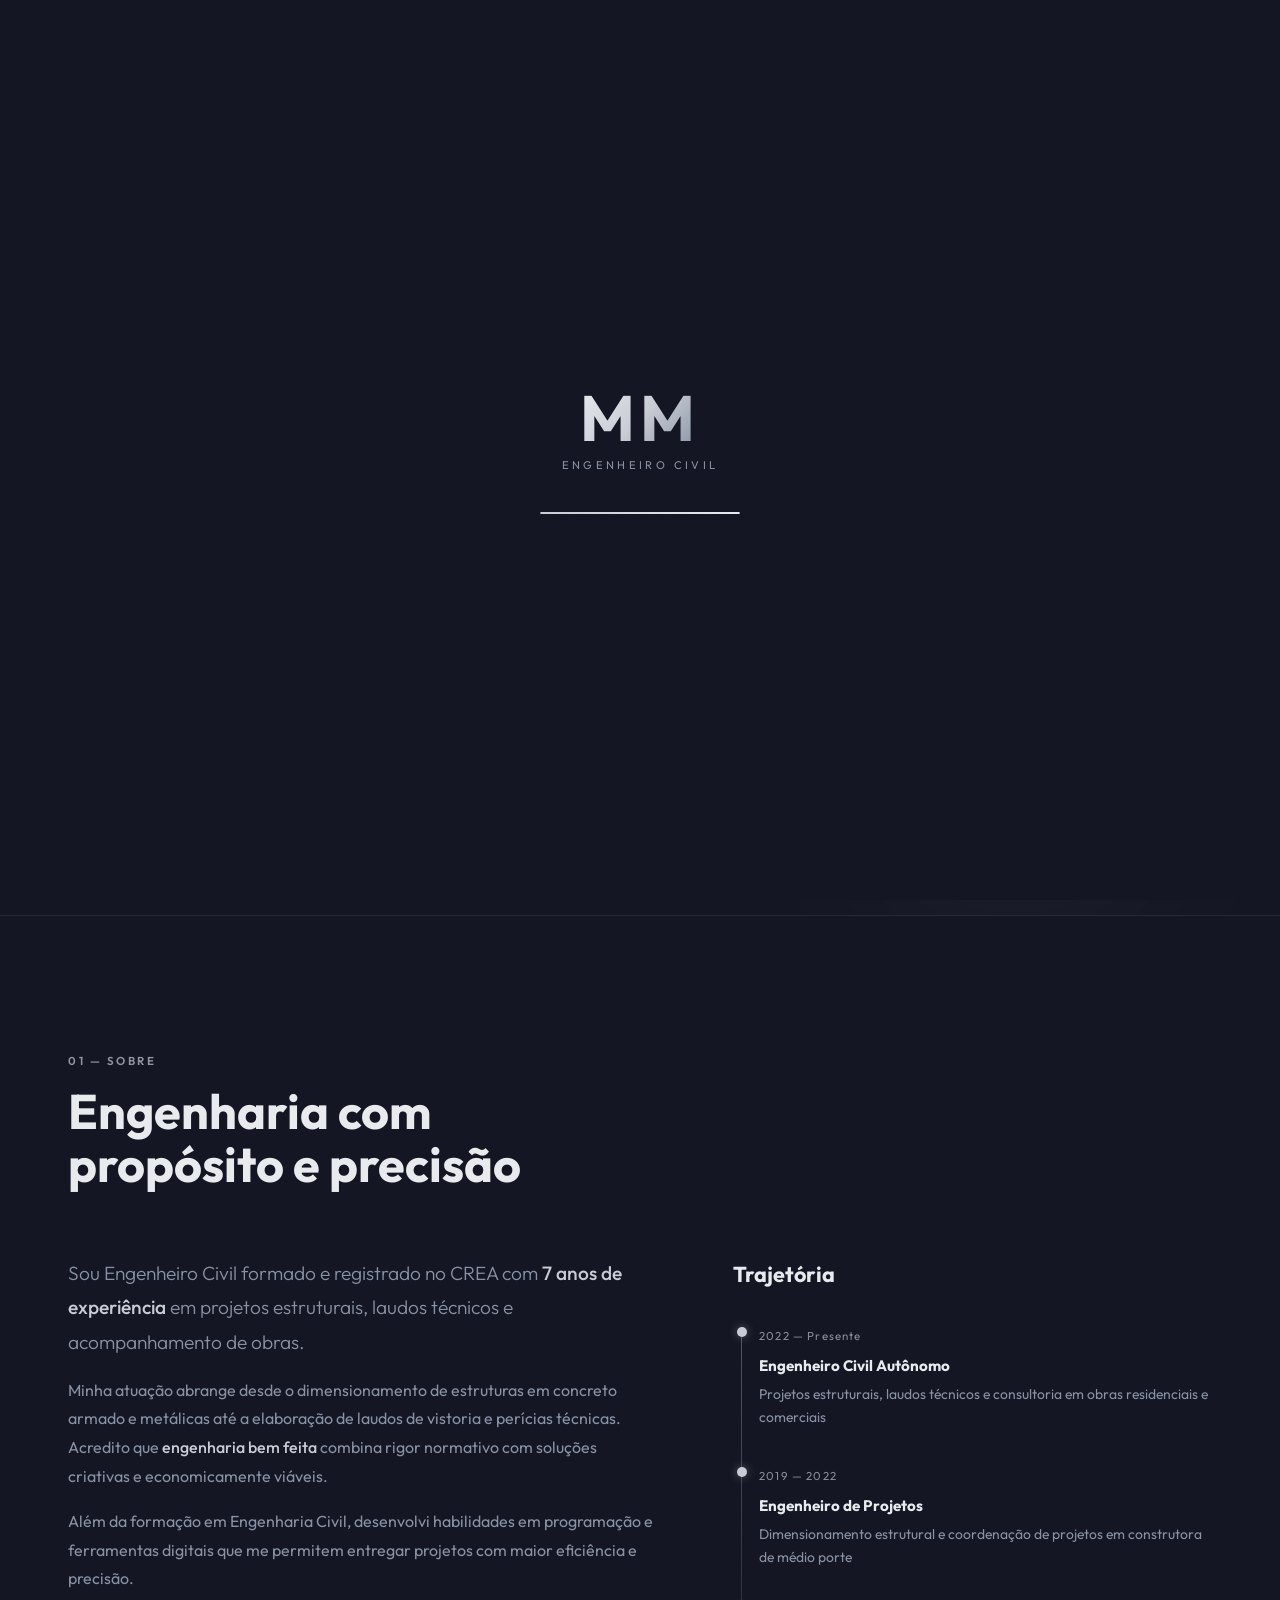
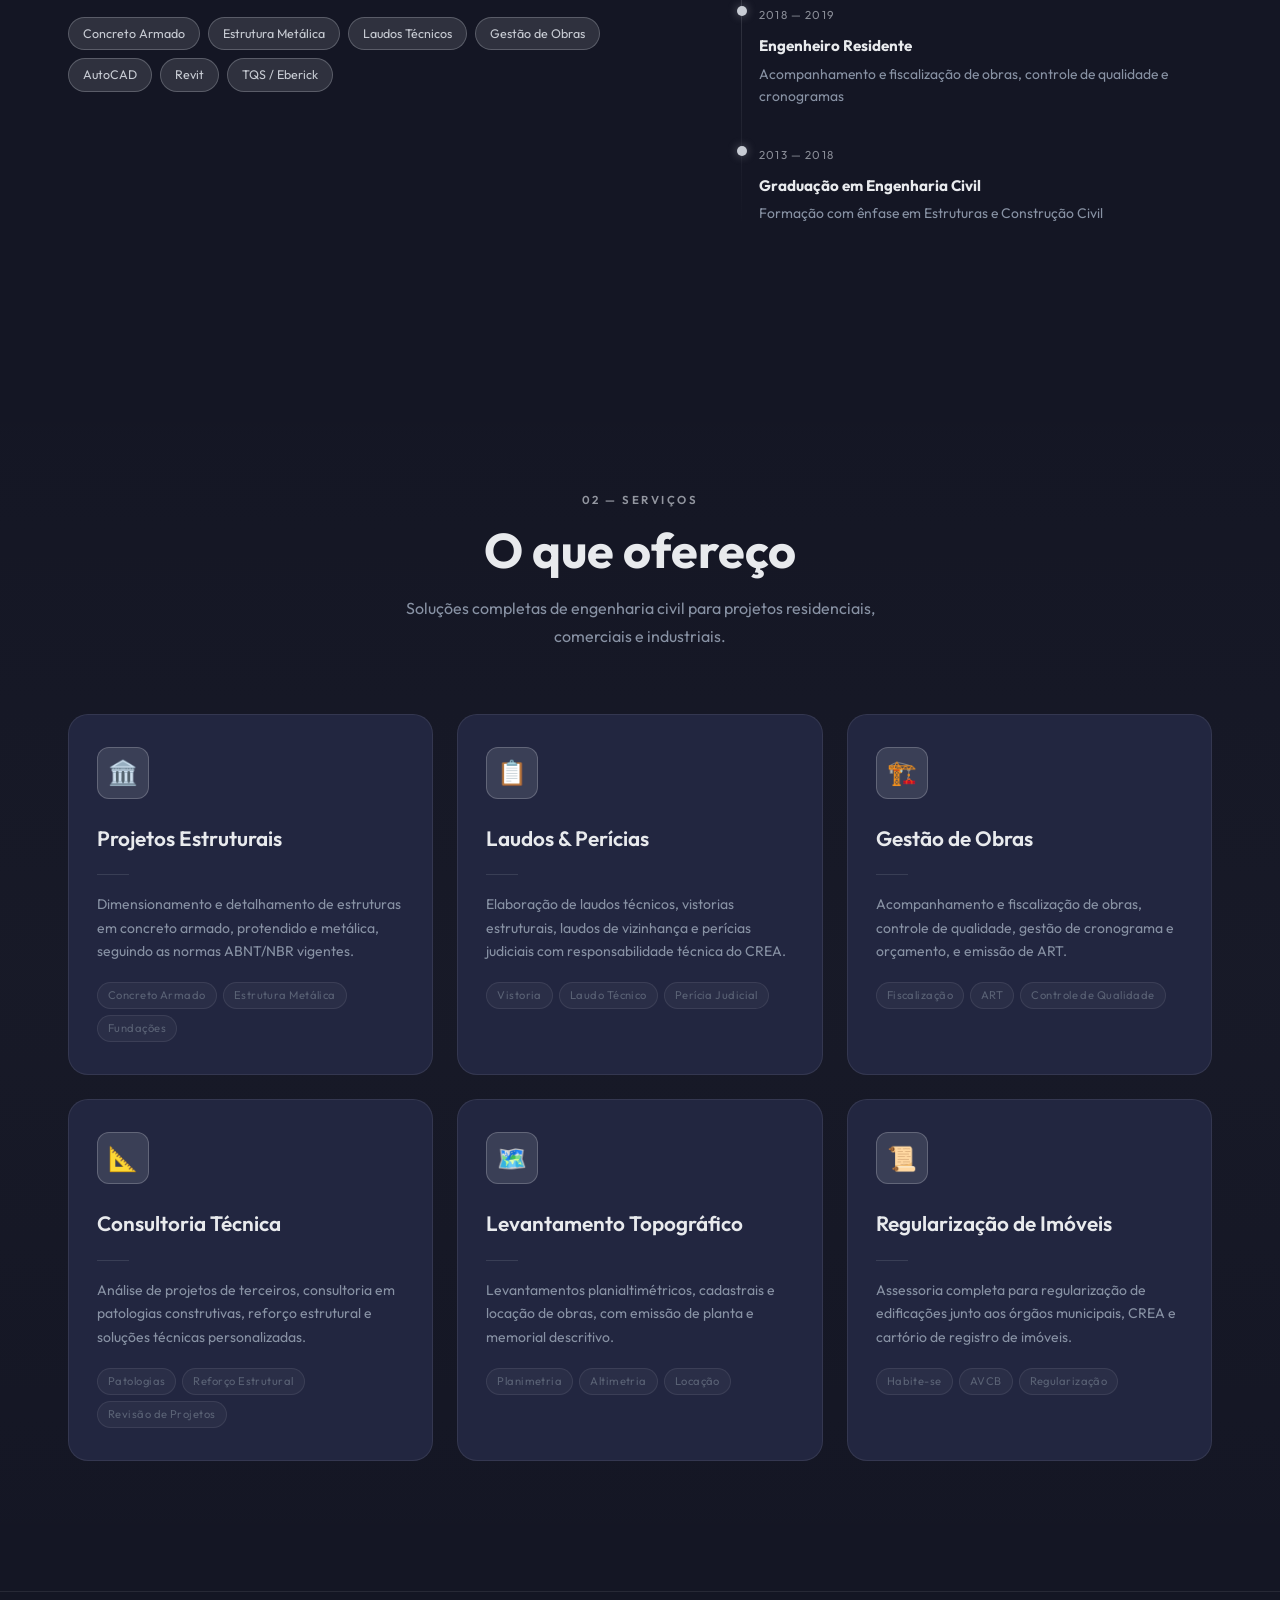
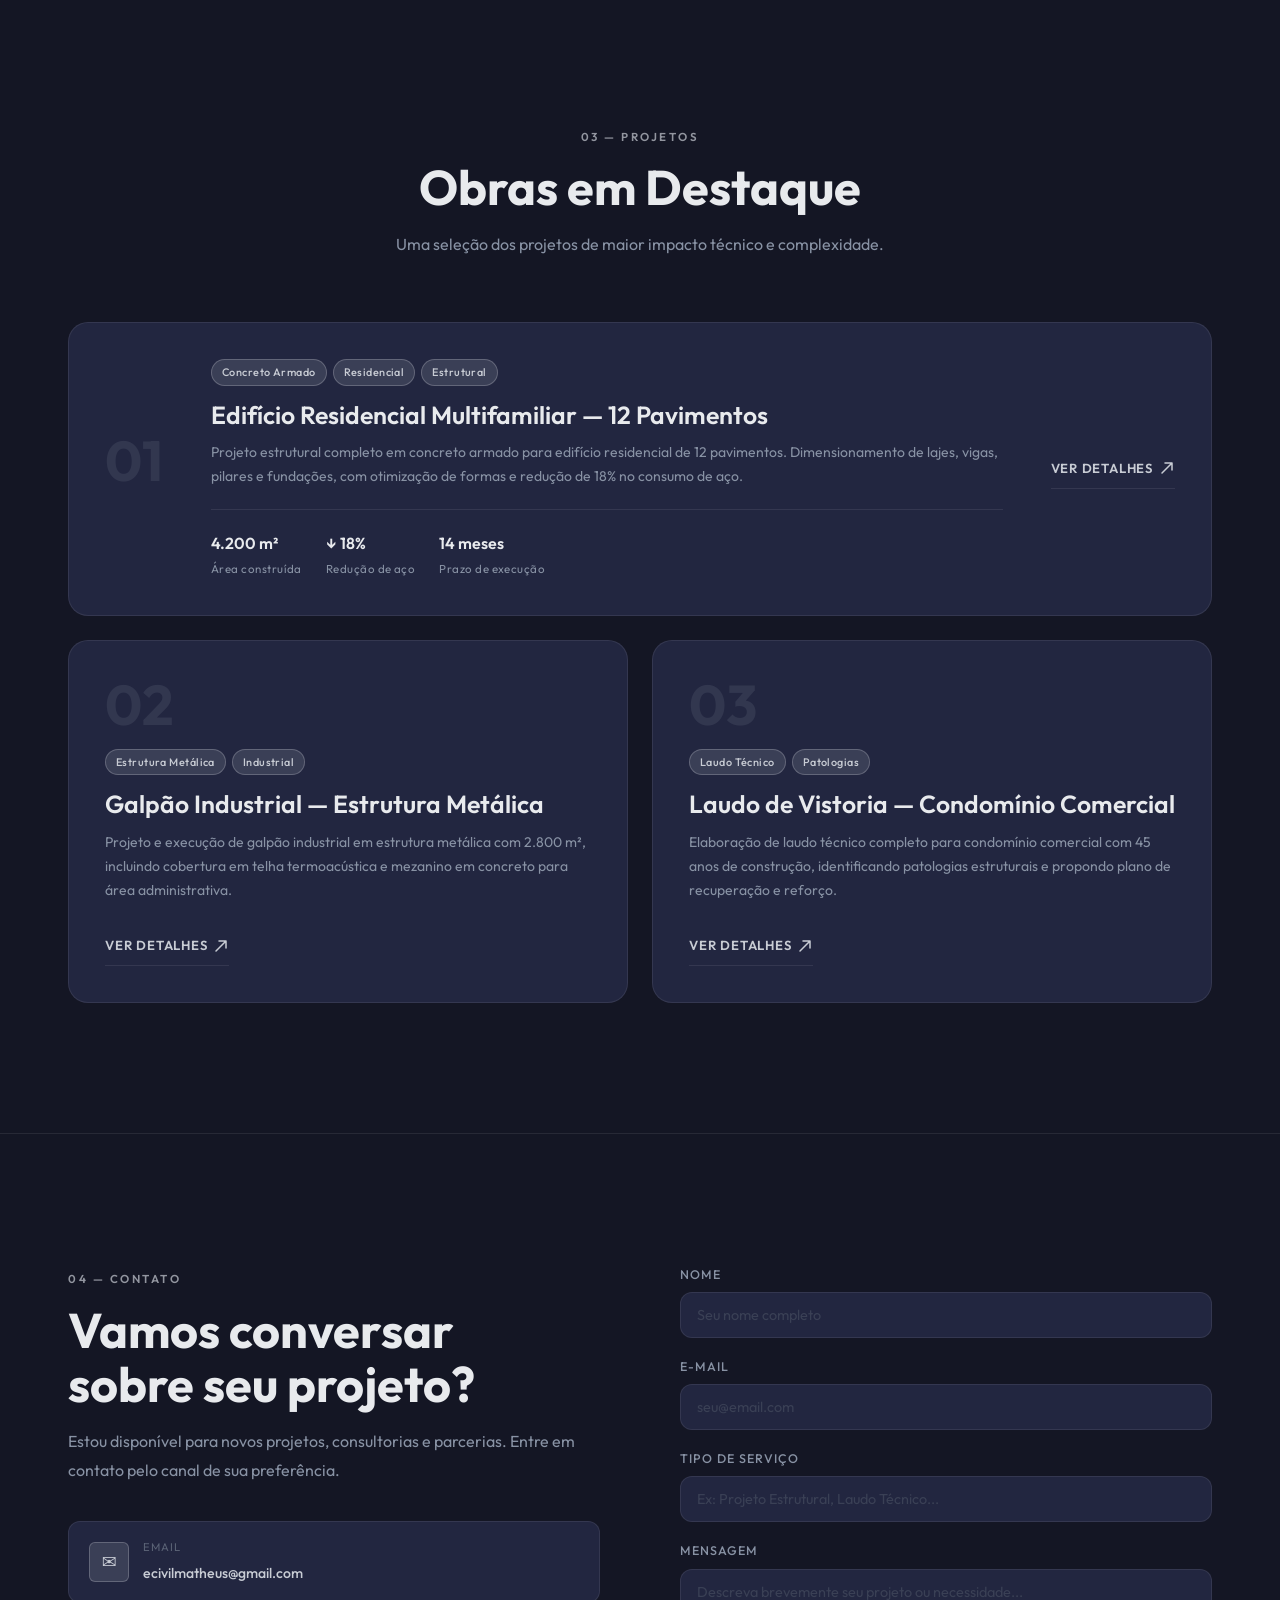
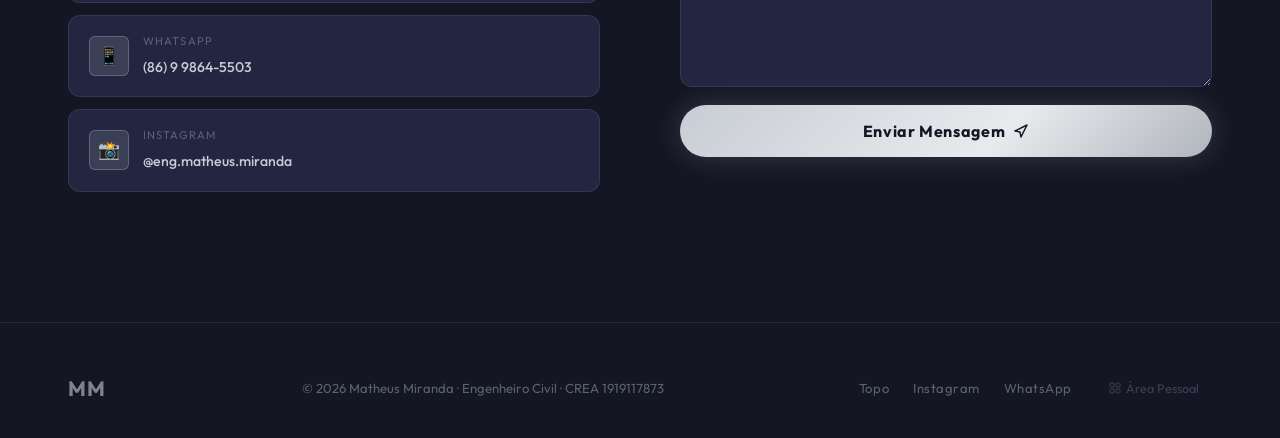
<file: portfolio.html>
<!DOCTYPE html>
<html lang="pt-BR">
<head>
  <meta charset="UTF-8" />
  <meta name="viewport" content="width=device-width, initial-scale=1.0" />
  <meta name="description" content="Matheus Miranda — Engenheiro Civil (CREA 1919117873). Projetos estruturais, laudos técnicos e consultoria em engenharia civil." />
  <meta name="keywords" content="engenheiro civil, projetos estruturais, laudo técnico, CREA, Matheus Miranda" />
  <meta name="author" content="Matheus Miranda" />
  <meta property="og:title" content="Matheus Miranda — Engenheiro Civil" />
  <meta property="og:description" content="Projetos de engenharia civil com precisão técnica e excelência." />
  <meta property="og:type" content="website" />
  <meta property="og:image" content="https://matheusmirandaeng.com.br/assets/profile.jpg" />
  <meta property="og:url" content="https://matheusmirandaeng.com.br/portfolio.html" />
  <title>Matheus Miranda — Engenheiro Civil</title>

  <!-- Google Fonts -->
  <link rel="preconnect" href="https://fonts.googleapis.com" />
  <link rel="preconnect" href="https://fonts.gstatic.com" crossorigin />
  <link href="https://fonts.googleapis.com/css2?family=Outfit:wght@300;400;500;600;700;800&display=swap" rel="stylesheet" />

  <!-- Styles -->
  <link rel="stylesheet" href="css/style.css" />
</head>
<body>



  <!-- ─── LOADER ─── -->
  <div id="loader" role="status" aria-label="Carregando">
    <div class="loader-logo">
      <span class="loader-initials">MM</span>
      <span class="loader-subtitle">Engenheiro Civil</span>
    </div>
    <div class="loader-bar"><span></span></div>
  </div>

  <!-- ─── HEADER / NAV ─── -->
  <header id="header" role="banner">
    <nav class="nav-container" aria-label="Navegação principal">
      <a href="#hero" class="nav-logo" id="nav-logo-link" aria-label="Matheus Miranda — início">
        <div>
          <span class="nav-logo-text">Matheus Miranda</span>
          <span class="nav-logo-sub">Engenheiro Civil · CREA 1919117873</span>
        </div>
      </a>
      <ul class="nav-links" role="list">
        <li><a href="#sobre"   class="nav-link" id="nav-sobre">Sobre</a></li>
        <li><a href="#servicos" class="nav-link" id="nav-servicos">Serviços</a></li>
        <li><a href="#projetos" class="nav-link" id="nav-projetos">Projetos</a></li>
        <li><a href="#contato"  class="nav-link" id="nav-contato">Contato</a></li>
      </ul>
      <a href="index.html" class="nav-apps-btn" id="nav-apps-btn" aria-label="Acessar área pessoal">
        <svg width="14" height="14" viewBox="0 0 14 14" fill="none" aria-hidden="true">
          <rect x="1" y="1" width="5" height="5" rx="1" stroke="currentColor" stroke-width="1.2"/>
          <rect x="8" y="1" width="5" height="5" rx="1" stroke="currentColor" stroke-width="1.2"/>
          <rect x="1" y="8" width="5" height="5" rx="1" stroke="currentColor" stroke-width="1.2"/>
          <rect x="8" y="8" width="5" height="5" rx="1" stroke="currentColor" stroke-width="1.2"/>
        </svg>
        Área Pessoal
      </a>
      <button id="nav-toggle" class="nav-toggle" aria-label="Abrir menu" aria-expanded="false" aria-controls="mobile-menu">
        <span></span><span></span><span></span>
      </button>
    </nav>

    <!-- Mobile Menu -->
    <div id="mobile-menu" class="mobile-menu" role="dialog" aria-label="Menu mobile" hidden>
      <ul role="list">
        <li><a href="#sobre"    class="mobile-link" id="mob-sobre">Sobre</a></li>
        <li><a href="#servicos" class="mobile-link" id="mob-servicos">Serviços</a></li>
        <li><a href="#projetos" class="mobile-link" id="mob-projetos">Projetos</a></li>
        <li><a href="#contato"  class="mobile-link" id="mob-contato">Contato</a></li>
      </ul>
      <a href="index.html" class="mobile-apps-link" id="mob-apps-link">
        <svg width="14" height="14" viewBox="0 0 14 14" fill="none" aria-hidden="true">
          <rect x="1" y="1" width="5" height="5" rx="1" stroke="currentColor" stroke-width="1.2"/>
          <rect x="8" y="1" width="5" height="5" rx="1" stroke="currentColor" stroke-width="1.2"/>
          <rect x="1" y="8" width="5" height="5" rx="1" stroke="currentColor" stroke-width="1.2"/>
          <rect x="8" y="8" width="5" height="5" rx="1" stroke="currentColor" stroke-width="1.2"/>
        </svg>
        Área Pessoal
      </a>
    </div>
  </header>

  <main>

    <!-- ─── HERO ─── -->
    <section id="hero" class="section-hero" aria-labelledby="hero-title">
      <div class="hero-bg-grid" aria-hidden="true"></div>
      <div class="hero-orbs" aria-hidden="true">
        <div class="orb orb-1"></div>
        <div class="orb orb-2"></div>
        <div class="orb orb-3"></div>
      </div>

      <div class="hero-content">
        <div class="hero-badge" id="hero-badge">
          <span class="badge-dot"></span>
          Disponível para novos projetos
        </div>
        <h1 id="hero-title" class="hero-title">
          <span class="title-line">Matheus</span>
          <span class="title-line accent">Miranda</span>
        </h1>
        <p class="hero-crea">
          <span class="hero-crea-dot"></span>
          Engenheiro Civil
          <span class="hero-crea-dot"></span>
          CREA 1919117873
        </p>
        <p class="hero-subtitle">Projetos Estruturais · Laudos Técnicos · Consultoria</p>
        <p class="hero-description">
          Transformo complexidade técnica em soluções de engenharia precisas e seguras.
          Do dimensionamento estrutural à gestão de obras — cada projeto é entregue
          com excelência e rigor técnico.
        </p>
        <div class="hero-cta">
          <a href="#projetos" id="btn-ver-projetos" class="btn btn-primary">
            <span>Ver Projetos</span>
            <svg width="16" height="16" viewBox="0 0 16 16" fill="none" aria-hidden="true">
              <path d="M3 8H13M9 4L13 8L9 12" stroke="currentColor" stroke-width="1.5" stroke-linecap="round" stroke-linejoin="round"/>
            </svg>
          </a>
          <a href="#contato" id="btn-entrar-contato" class="btn btn-outline">Entrar em contato</a>
        </div>
        <div class="hero-stats" role="list" aria-label="Estatísticas">
          <div class="stat" role="listitem">
            <span class="stat-number" data-target="7">0</span><span>+</span>
            <span class="stat-label">Anos de exp.</span>
          </div>
          <div class="stat-divider" aria-hidden="true"></div>
          <div class="stat" role="listitem">
            <span class="stat-number" data-target="60">0</span><span>+</span>
            <span class="stat-label">Projetos</span>
          </div>
          <div class="stat-divider" aria-hidden="true"></div>
          <div class="stat" role="listitem">
            <span class="stat-number" data-target="30">0</span><span>+</span>
            <span class="stat-label">Obras acompanhadas</span>
          </div>
        </div>
      </div>

      <div class="hero-visual" aria-hidden="true">
        <div class="avatar-ring">
          <picture>
            <source srcset="assets/profile.webp" type="image/webp" />
            <img src="assets/profile.jpg" alt="Foto de Matheus Miranda" class="avatar-img" id="avatar-img"
                 width="500" height="500" fetchpriority="high" decoding="async" />
          </picture>
          <div class="ring ring-1"></div>
          <div class="ring ring-2"></div>
          <div class="ring ring-3"></div>
        </div>
        <div class="floating-card card-1">
          <div class="fc-icon">🏗️</div>
          <div class="fc-text">
            <strong>Estrutural</strong>
            <span>Cálculo & Dimensionamento</span>
          </div>
        </div>
        <div class="floating-card card-2">
          <div class="fc-icon">📐</div>
          <div class="fc-text">
            <strong>Projetos</strong>
            <span>NBR & ABNT</span>
          </div>
        </div>
      </div>

      <div class="scroll-indicator" aria-hidden="true">
        <div class="scroll-line"></div>
        <span>scroll</span>
      </div>
    </section>

    <!-- ─── SOBRE ─── -->
    <section id="sobre" class="section-sobre" aria-labelledby="sobre-title">
      <div class="container">
        <div class="section-header">
          <span class="section-tag">01 — Sobre</span>
          <h2 id="sobre-title" class="section-title">Engenharia com<br/>propósito e precisão</h2>
        </div>
        <div class="sobre-grid">
          <div class="sobre-text" data-animate="fade-left">
            <p class="sobre-lead">
              Sou Engenheiro Civil formado e registrado no CREA com <em>7 anos de experiência</em>
              em projetos estruturais, laudos técnicos e acompanhamento de obras.
            </p>
            <p>
              Minha atuação abrange desde o dimensionamento de estruturas em concreto armado
              e metálicas até a elaboração de laudos de vistoria e perícias técnicas.
              Acredito que <em>engenharia bem feita</em> combina rigor normativo com
              soluções criativas e economicamente viáveis.
            </p>
            <p>
              Além da formação em Engenharia Civil, desenvolvi habilidades em programação
              e ferramentas digitais que me permitem entregar projetos com maior
              eficiência e precisão.
            </p>
            <div class="sobre-tags" role="list" aria-label="Especialidades">
              <span class="tag" role="listitem">Concreto Armado</span>
              <span class="tag" role="listitem">Estrutura Metálica</span>
              <span class="tag" role="listitem">Laudos Técnicos</span>
              <span class="tag" role="listitem">Gestão de Obras</span>
              <span class="tag" role="listitem">AutoCAD</span>
              <span class="tag" role="listitem">Revit</span>
              <span class="tag" role="listitem">TQS / Eberick</span>
            </div>
          </div>
          <div class="sobre-timeline" data-animate="fade-right">
            <h3 class="timeline-title">Trajetória</h3>
            <ol class="timeline" aria-label="Linha do tempo profissional">
              <li class="timeline-item">
                <div class="tl-dot"></div>
                <div class="tl-content">
                  <span class="tl-year">2022 — Presente</span>
                  <strong>Engenheiro Civil Autônomo</strong>
                  <p>Projetos estruturais, laudos técnicos e consultoria em obras residenciais e comerciais</p>
                </div>
              </li>
              <li class="timeline-item">
                <div class="tl-dot"></div>
                <div class="tl-content">
                  <span class="tl-year">2019 — 2022</span>
                  <strong>Engenheiro de Projetos</strong>
                  <p>Dimensionamento estrutural e coordenação de projetos em construtora de médio porte</p>
                </div>
              </li>
              <li class="timeline-item">
                <div class="tl-dot"></div>
                <div class="tl-content">
                  <span class="tl-year">2018 — 2019</span>
                  <strong>Engenheiro Residente</strong>
                  <p>Acompanhamento e fiscalização de obras, controle de qualidade e cronogramas</p>
                </div>
              </li>
              <li class="timeline-item">
                <div class="tl-dot"></div>
                <div class="tl-content">
                  <span class="tl-year">2013 — 2018</span>
                  <strong>Graduação em Engenharia Civil</strong>
                  <p>Formação com ênfase em Estruturas e Construção Civil</p>
                </div>
              </li>
            </ol>
          </div>
        </div>
      </div>
    </section>

    <!-- ─── SERVIÇOS ─── -->
    <section id="servicos" class="section-servicos" aria-labelledby="servicos-title">
      <div class="container">
        <div class="section-header centered">
          <span class="section-tag">02 — Serviços</span>
          <h2 id="servicos-title" class="section-title">O que ofereço</h2>
          <p class="section-desc">
            Soluções completas de engenharia civil para projetos residenciais,
            comerciais e industriais.
          </p>
        </div>
        <div class="services-grid">

          <article class="service-card" id="service-estrutural">
            <div class="service-icon">🏛️</div>
            <h3 class="service-name">Projetos Estruturais</h3>
            <div class="service-divider"></div>
            <p class="service-desc">
              Dimensionamento e detalhamento de estruturas em concreto armado, protendido
              e metálica, seguindo as normas ABNT/NBR vigentes.
            </p>
            <div class="service-tags">
              <span class="s-tag">Concreto Armado</span>
              <span class="s-tag">Estrutura Metálica</span>
              <span class="s-tag">Fundações</span>
            </div>
          </article>

          <article class="service-card" id="service-laudo">
            <div class="service-icon">📋</div>
            <h3 class="service-name">Laudos & Perícias</h3>
            <div class="service-divider"></div>
            <p class="service-desc">
              Elaboração de laudos técnicos, vistorias estruturais, laudos de
              vizinhança e perícias judiciais com responsabilidade técnica do CREA.
            </p>
            <div class="service-tags">
              <span class="s-tag">Vistoria</span>
              <span class="s-tag">Laudo Técnico</span>
              <span class="s-tag">Perícia Judicial</span>
            </div>
          </article>

          <article class="service-card" id="service-gestao">
            <div class="service-icon">🏗️</div>
            <h3 class="service-name">Gestão de Obras</h3>
            <div class="service-divider"></div>
            <p class="service-desc">
              Acompanhamento e fiscalização de obras, controle de qualidade,
              gestão de cronograma e orçamento, e emissão de ART.
            </p>
            <div class="service-tags">
              <span class="s-tag">Fiscalização</span>
              <span class="s-tag">ART</span>
              <span class="s-tag">Controle de Qualidade</span>
            </div>
          </article>

          <article class="service-card" id="service-consultoria">
            <div class="service-icon">📐</div>
            <h3 class="service-name">Consultoria Técnica</h3>
            <div class="service-divider"></div>
            <p class="service-desc">
              Análise de projetos de terceiros, consultoria em patologias
              construtivas, reforço estrutural e soluções técnicas personalizadas.
            </p>
            <div class="service-tags">
              <span class="s-tag">Patologias</span>
              <span class="s-tag">Reforço Estrutural</span>
              <span class="s-tag">Revisão de Projetos</span>
            </div>
          </article>

          <article class="service-card" id="service-topografia">
            <div class="service-icon">🗺️</div>
            <h3 class="service-name">Levantamento Topográfico</h3>
            <div class="service-divider"></div>
            <p class="service-desc">
              Levantamentos planialtimétricos, cadastrais e locação de obras,
              com emissão de planta e memorial descritivo.
            </p>
            <div class="service-tags">
              <span class="s-tag">Planimetria</span>
              <span class="s-tag">Altimetria</span>
              <span class="s-tag">Locação</span>
            </div>
          </article>

          <article class="service-card" id="service-regularizacao">
            <div class="service-icon">📜</div>
            <h3 class="service-name">Regularização de Imóveis</h3>
            <div class="service-divider"></div>
            <p class="service-desc">
              Assessoria completa para regularização de edificações junto
              aos órgãos municipais, CREA e cartório de registro de imóveis.
            </p>
            <div class="service-tags">
              <span class="s-tag">Habite-se</span>
              <span class="s-tag">AVCB</span>
              <span class="s-tag">Regularização</span>
            </div>
          </article>

        </div>
      </div>
    </section>

    <!-- ─── PROJETOS ─── -->
    <section id="projetos" class="section-projetos" aria-labelledby="projetos-title">
      <div class="container">
        <div class="section-header centered">
          <span class="section-tag">03 — Projetos</span>
          <h2 id="projetos-title" class="section-title">Obras em Destaque</h2>
          <p class="section-desc">Uma seleção dos projetos de maior impacto técnico e complexidade.</p>
        </div>
        <div class="projects-grid">

          <article class="project-card featured" id="project-1" tabindex="0">
            <div class="project-number">01</div>
            <div class="project-content">
              <div class="project-tags-row">
                <span class="p-tag">Concreto Armado</span>
                <span class="p-tag">Residencial</span>
                <span class="p-tag">Estrutural</span>
              </div>
              <h3 class="project-title">Edifício Residencial Multifamiliar — 12 Pavimentos</h3>
              <p class="project-desc">
                Projeto estrutural completo em concreto armado para edifício residencial
                de 12 pavimentos. Dimensionamento de lajes, vigas, pilares e fundações,
                com otimização de formas e redução de 18% no consumo de aço.
              </p>
              <div class="project-metrics">
                <div class="metric"><strong>4.200 m²</strong><span>Área construída</span></div>
                <div class="metric"><strong>↓ 18%</strong><span>Redução de aço</span></div>
                <div class="metric"><strong>14 meses</strong><span>Prazo de execução</span></div>
              </div>
            </div>
            <div class="project-link-area">
              <a href="#" id="proj1-link" class="project-link" aria-label="Ver detalhes do projeto">
                Ver Detalhes
                <svg width="16" height="16" viewBox="0 0 16 16" fill="none" aria-hidden="true">
                  <path d="M3 13L13 3M13 3H6M13 3V10" stroke="currentColor" stroke-width="1.5" stroke-linecap="round"/>
                </svg>
              </a>
            </div>
          </article>

          <article class="project-card" id="project-2" tabindex="0">
            <div class="project-number">02</div>
            <div class="project-content">
              <div class="project-tags-row">
                <span class="p-tag">Estrutura Metálica</span>
                <span class="p-tag">Industrial</span>
              </div>
              <h3 class="project-title">Galpão Industrial — Estrutura Metálica</h3>
              <p class="project-desc">
                Projeto e execução de galpão industrial em estrutura metálica com
                2.800 m², incluindo cobertura em telha termoacústica e mezanino em
                concreto para área administrativa.
              </p>
            </div>
            <div class="project-link-area">
              <a href="#" id="proj2-link" class="project-link" aria-label="Ver detalhes do projeto 2">
                Ver Detalhes
                <svg width="16" height="16" viewBox="0 0 16 16" fill="none" aria-hidden="true">
                  <path d="M3 13L13 3M13 3H6M13 3V10" stroke="currentColor" stroke-width="1.5" stroke-linecap="round"/>
                </svg>
              </a>
            </div>
          </article>

          <article class="project-card" id="project-3" tabindex="0">
            <div class="project-number">03</div>
            <div class="project-content">
              <div class="project-tags-row">
                <span class="p-tag">Laudo Técnico</span>
                <span class="p-tag">Patologias</span>
              </div>
              <h3 class="project-title">Laudo de Vistoria — Condomínio Comercial</h3>
              <p class="project-desc">
                Elaboração de laudo técnico completo para condomínio comercial com
                45 anos de construção, identificando patologias estruturais e
                propondo plano de recuperação e reforço.
              </p>
            </div>
            <div class="project-link-area">
              <a href="#" id="proj3-link" class="project-link" aria-label="Ver detalhes do projeto 3">
                Ver Detalhes
                <svg width="16" height="16" viewBox="0 0 16 16" fill="none" aria-hidden="true">
                  <path d="M3 13L13 3M13 3H6M13 3V10" stroke="currentColor" stroke-width="1.5" stroke-linecap="round"/>
                </svg>
              </a>
            </div>
          </article>

        </div>
      </div>
    </section>

    <!-- ─── CONTATO ─── -->
    <section id="contato" class="section-contato" aria-labelledby="contato-title">
      <div class="container">
        <div class="contato-inner">
          <div class="contato-text" data-animate="fade-up">
            <span class="section-tag">04 — Contato</span>
            <h2 id="contato-title" class="section-title">Vamos conversar<br/><span class="silver">sobre seu projeto?</span></h2>
            <p>
              Estou disponível para novos projetos, consultorias e parcerias.
              Entre em contato pelo canal de sua preferência.
            </p>
            <div class="contact-links">
              <a href="mailto:ecivilmatheus@gmail.com" id="link-email" class="contact-item">
                <div class="contact-icon">✉️</div>
                <div>
                  <span class="contact-label">Email</span>
                  <span class="contact-value">ecivilmatheus@gmail.com</span>
                </div>
              </a>
              <a href="https://wa.me/5586998645503" id="link-whatsapp" target="_blank" rel="noopener noreferrer" class="contact-item">
                <div class="contact-icon">📱</div>
                <div>
                  <span class="contact-label">WhatsApp</span>
                  <span class="contact-value">(86) 9 9864-5503</span>
                </div>
              </a>
              <a href="https://instagram.com/eng.matheus.miranda" id="link-instagram" target="_blank" rel="noopener noreferrer" class="contact-item">
                <div class="contact-icon">📸</div>
                <div>
                  <span class="contact-label">Instagram</span>
                  <span class="contact-value">@eng.matheus.miranda</span>
                </div>
              </a>
            </div>
          </div>

          <form id="contact-form" class="contato-form" novalidate aria-label="Formulário de contato">
            <div class="form-group">
              <label for="form-name">Nome</label>
              <input type="text" id="form-name" name="nome" placeholder="Seu nome completo" required autocomplete="name" />
            </div>
            <div class="form-group">
              <label for="form-email">E-mail</label>
              <input type="email" id="form-email" name="email" placeholder="seu@email.com" required autocomplete="email" />
            </div>
            <div class="form-group">
              <label for="form-subject">Tipo de Serviço</label>
              <input type="text" id="form-subject" name="assunto" placeholder="Ex: Projeto Estrutural, Laudo Técnico..." />
            </div>
            <div class="form-group">
              <label for="form-message">Mensagem</label>
              <textarea id="form-message" name="mensagem" rows="5" placeholder="Descreva brevemente seu projeto ou necessidade..." required></textarea>
            </div>
            <button type="submit" id="btn-enviar" class="btn btn-primary btn-full">
              <span id="btn-enviar-text">Enviar Mensagem</span>
              <svg width="16" height="16" viewBox="0 0 16 16" fill="none" aria-hidden="true">
                <path d="M2 8L14 2L8 14L7 9L2 8Z" stroke="currentColor" stroke-width="1.5" stroke-linejoin="round"/>
              </svg>
            </button>
            <div id="form-feedback" class="form-feedback" role="alert" aria-live="polite" hidden></div>
          </form>
        </div>
      </div>
    </section>

  </main>

  <!-- ─── FOOTER ─── -->
  <footer id="footer" role="contentinfo">
    <div class="container">
      <div class="footer-content">
        <span class="footer-logo">MM</span>
        <p class="footer-text">
          © <span id="footer-year"></span> Matheus Miranda · Engenheiro Civil · CREA 1919117873
        </p>
        <div class="footer-links">
          <a href="#hero" id="footer-top" class="footer-link">Topo</a>
          <a href="https://instagram.com/eng.matheus.miranda" id="footer-instagram" target="_blank" rel="noopener noreferrer" class="footer-link">Instagram</a>
          <a href="https://wa.me/5586998645503" id="footer-whatsapp" target="_blank" rel="noopener noreferrer" class="footer-link">WhatsApp</a>
          <a href="index.html" id="footer-private" class="footer-private-link" aria-label="Acesso à área pessoal">
            <svg width="12" height="12" viewBox="0 0 12 12" fill="none" aria-hidden="true">
              <rect x="1" y="1" width="4" height="4" rx="0.8" stroke="currentColor" stroke-width="1"/>
              <rect x="7" y="1" width="4" height="4" rx="0.8" stroke="currentColor" stroke-width="1"/>
              <rect x="1" y="7" width="4" height="4" rx="0.8" stroke="currentColor" stroke-width="1"/>
              <rect x="7" y="7" width="4" height="4" rx="0.8" stroke="currentColor" stroke-width="1"/>
            </svg>
            Área Pessoal
          </a>
        </div>
      </div>
    </div>
  </footer>

  <!-- Scripts -->
  <script src="js/main.js"></script>
</body>
</html>
</file>
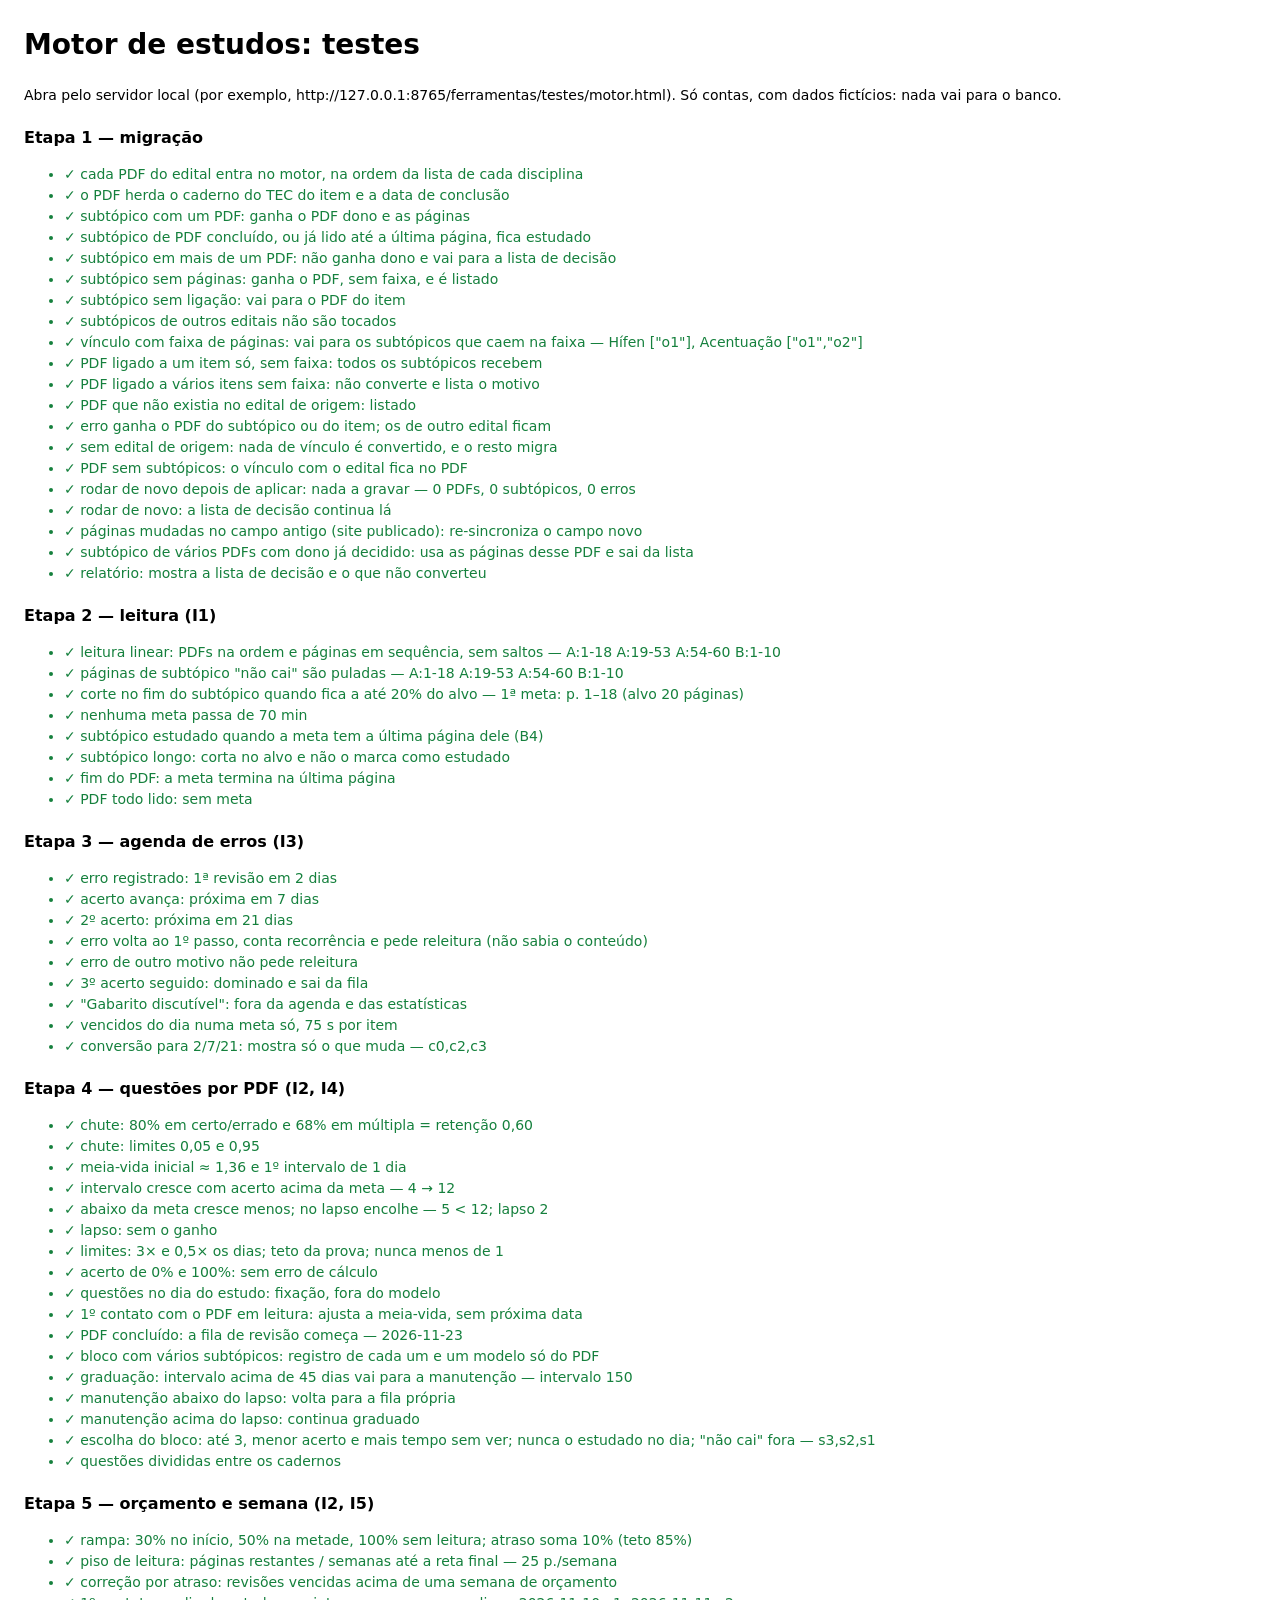
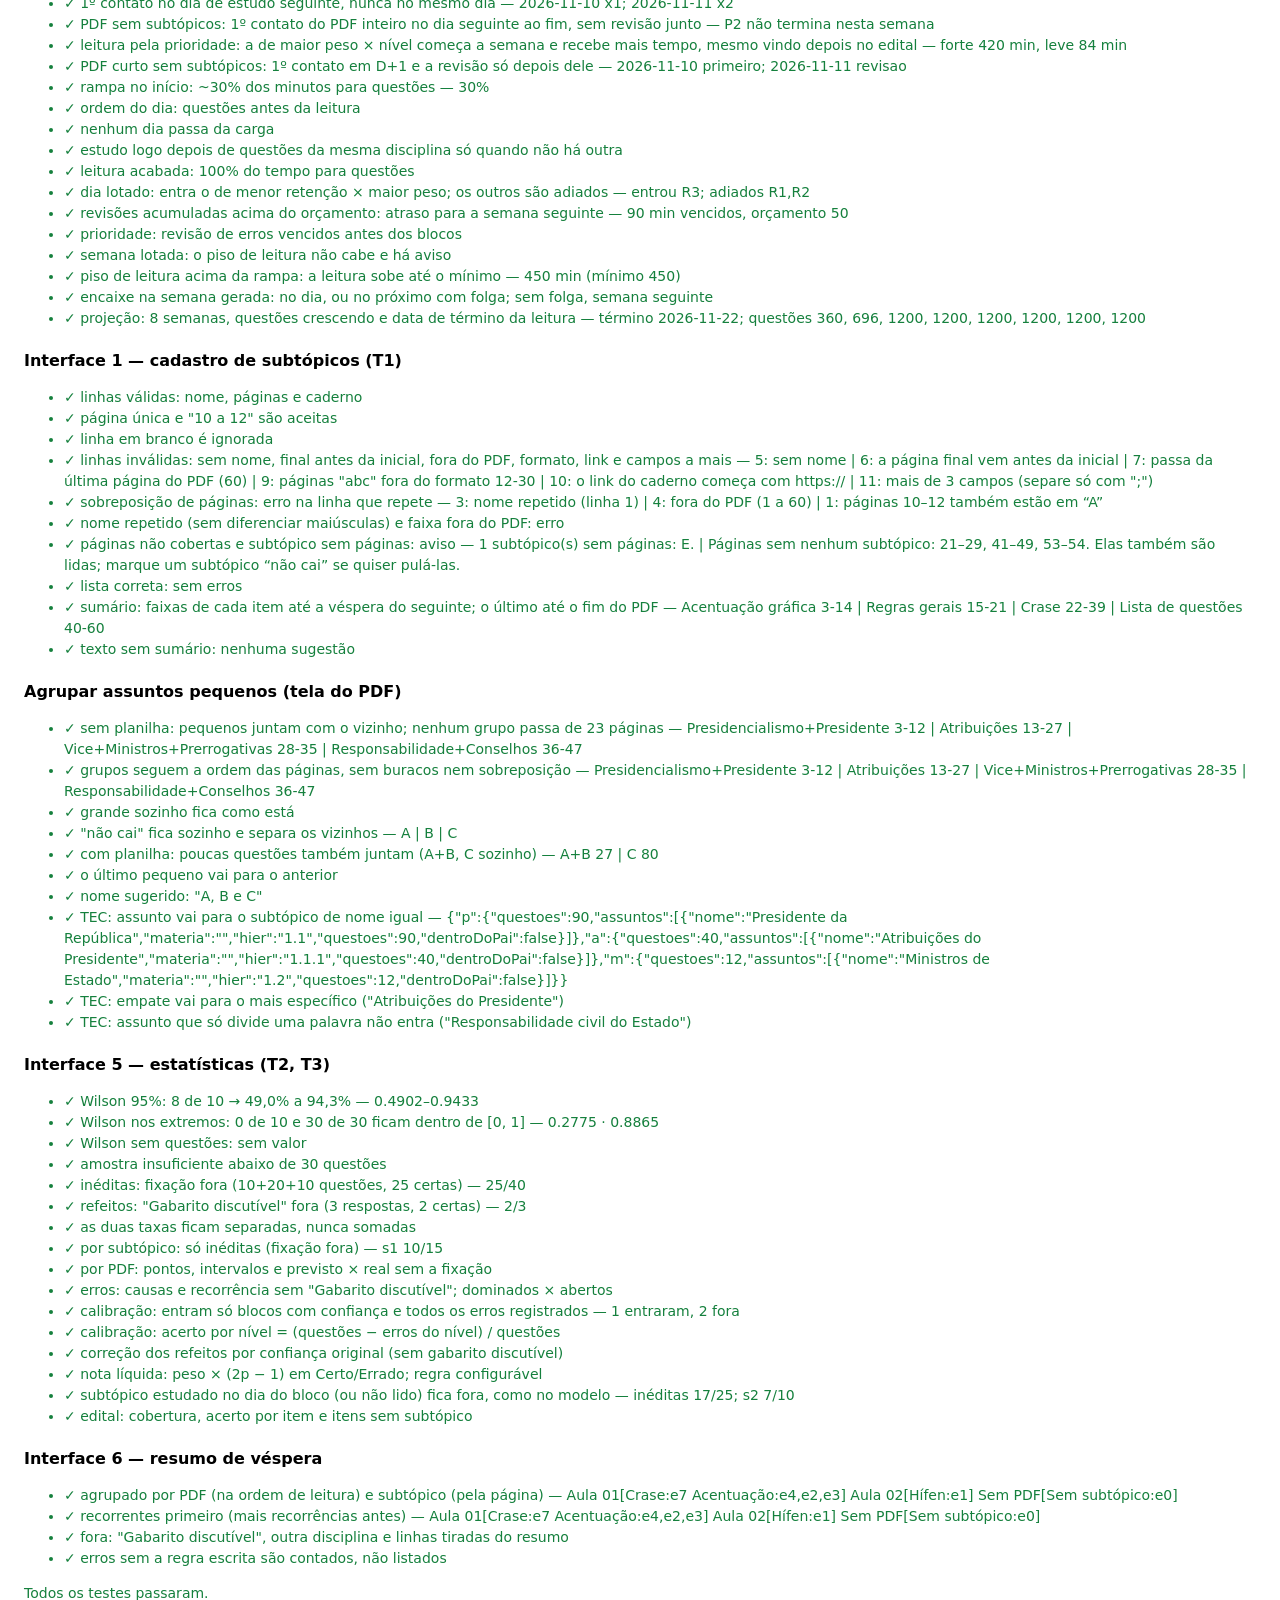
<file: ferramentas/testes/motor.html>
<!doctype html>
<html lang="pt-BR">
<head>
<meta charset="utf-8" />
<title>Testes do motor de estudos</title>
<style>body { font: 14px/1.5 system-ui, sans-serif; margin: 24px; } h2 { margin: 20px 0 6px; font-size: 16px; } .ok { color: #15803d; } .falha { color: #b91c1c; font-weight: 700; }</style>
</head>
<body>
<h1>Motor de estudos: testes</h1>
<p>Abra pelo servidor local (por exemplo, http://127.0.0.1:8765/ferramentas/testes/motor.html). Só contas, com dados fictícios: nada vai para o banco.</p>
<div id="saida"></div>
<script src="../../js/estudos.config.js"></script>
<script src="../../js/estudos.motor.migracao.js"></script>
<script src="../../js/estudos.motor.leitura.js"></script>
<script src="../../js/estudos.motor.erros.js"></script>
<script src="../../js/estudos.motor.questoes.js"></script>
<script src="../../js/estudos.motor.semana.js"></script>
<script src="../../js/estudos.pdf.cadastro.js"></script>
<script src="../../js/estudos.incidencia.js"></script>
<script src="../../js/estudos.estatisticas.js"></script>
<script src="../../js/estudos.vespera.js"></script>
<script>
(function () {
  const saida = document.getElementById('saida');
  let falhas = 0, lista = null;
  function grupo(nome) {
    const h = document.createElement('h2'); h.textContent = nome; saida.appendChild(h);
    lista = document.createElement('ul'); saida.appendChild(lista);
  }
  function teste(nome, ok, detalhe) {
    if (!ok) falhas++;
    const li = document.createElement('li');
    li.className = ok ? 'ok' : 'falha';
    li.textContent = (ok ? '✓ ' : '✗ ') + nome + (detalhe ? ' — ' + detalhe : '');
    lista.appendChild(li);
  }
  const copia = x => JSON.parse(JSON.stringify(x));

  /* ---------- Etapa 1: migração ---------- */
  grupo('Etapa 1 — migração');
  const Mig = window.estMotorMigracao;
  const T = (id, nome, extra) => ({ id, nome, estudado: false, tecLink: '', ...extra });
  const base = () => ({
    hoje: '2026-11-11',
    // Edital por PDF: um item por PDF
    edital: { id: 'eN', titulo: 'Auditor — por PDF', disciplinas: [
      { id: 'dN1', nome: 'Português', topicos: [T('i1', 'Aula 01', { estudado: true, tecLink: 'https://tec/c1' }), T('i2', 'Aula 02'), T('i3', 'Aula 03')] },
      { id: 'dN2', nome: 'Administrativo', topicos: [T('i4', 'Aula 01')] }] },
    // Edital de origem: itens do edital, com os mesmos PDFs ligados a eles
    origem: { id: 'eO', titulo: 'Auditor', disciplinas: [
      { id: 'dO1', nome: 'Português', topicos: [T('o1', '1 Ortografia'), T('o2', '2 Acentuação'), T('o3', '3 Crase')] },
      { id: 'dO2', nome: 'Administrativo', topicos: [T('o4', '1 Atos')] }] },
    materiais: [
      { id: 'p1', edital_id: 'eN', disciplina_id: 'dN1', nome: 'Aula 01', paginas: 40, topicos: [{ topico_id: 'i1', de: null, ate: null }] },
      { id: 'p2', edital_id: 'eN', disciplina_id: 'dN1', nome: 'Aula 02', paginas: 30, topicos: [{ topico_id: 'i2', de: null, ate: null }] },
      { id: 'p3', edital_id: 'eN', disciplina_id: 'dN1', nome: 'Aula 03', paginas: 20, topicos: [{ topico_id: 'i3', de: null, ate: null }] },
      { id: 'p4', edital_id: 'eN', disciplina_id: 'dN2', nome: 'Aula 01', paginas: 50, topicos: [{ topico_id: 'i4', de: null, ate: null }] },
      // os mesmos PDFs no edital de origem
      { id: 'a1', edital_id: 'eO', disciplina_id: 'dO1', nome: 'Aula 01', paginas: 40, topicos: [{ topico_id: 'o1', de: 1, ate: 20 }, { topico_id: 'o2', de: 21, ate: 40 }] },
      { id: 'a2', edital_id: 'eO', disciplina_id: 'dO1', nome: 'Aula 02', paginas: 30, topicos: [{ topico_id: 'o2', de: null, ate: null }, { topico_id: 'o3', de: null, ate: null }] },
      { id: 'a4', edital_id: 'eO', disciplina_id: 'dO2', nome: 'Aula 01', paginas: 50, topicos: [{ topico_id: 'o4', de: null, ate: null }] }
    ],
    subtopicos: [
      { id: 's1', topico_id: 'i1', nome: 'Hífen', pdfs: [{ material_id: 'p1', de: 1, ate: 12 }] },
      { id: 's2', topico_id: 'i1', nome: 'Acentuação', pdfs: [{ material_id: 'p1', de: 18, ate: 40 }] },
      { id: 's3', topico_id: 'i2', nome: 'Crase', pdfs: [{ material_id: 'p2', de: 1, ate: 10 }] },
      { id: 's4', topico_id: 'i2', nome: 'Regência', pdfs: [{ material_id: 'p2', de: null, ate: null }] },
      { id: 's5', topico_id: 'i3', nome: 'Pontuação', pdfs: [{ material_id: 'p3', de: 1, ate: 8 }, { material_id: 'p2', de: 25, ate: 30 }] },
      { id: 's6', topico_id: 'i4', nome: 'Atos', pdfs: [] },
      { id: 'sx', topico_id: 'o1', nome: 'De outro edital', pdfs: [{ material_id: 'a1', de: 1, ate: 5 }] }
    ],
    erros: [
      { id: 'e1', edital_id: 'eN', topico_id: 'i1', subtopico_id: 's2', material_id: null },
      { id: 'e2', edital_id: 'eN', topico_id: 'i4', subtopico_id: null, material_id: null },
      { id: 'e3', edital_id: 'eO', topico_id: 'o1', subtopico_id: null, material_id: null }
    ],
    motorPdfs: [], paginasLidas: { i2: 12 }, ultimaSessao: { i1: '2026-11-05', i2: '2026-11-09' }
  });
  const p = Mig.planejar(base());
  const sub = id => p.subs.find(s => s.id === id);
  const pdf = id => p.pdfs.find(x => x.id === id);

  teste('cada PDF do edital entra no motor, na ordem da lista de cada disciplina',
    p.pdfs.length === 4 && pdf('p1').ordem === 0 && pdf('p2').ordem === 1 && pdf('p3').ordem === 2 && pdf('p4').ordem === 0);
  teste('o PDF herda o caderno do TEC do item e a data de conclusão', pdf('p1').tec_link === 'https://tec/c1' && pdf('p1').concluido_em === '2026-11-05' && pdf('p2').concluido_em === null);
  teste('subtópico com um PDF: ganha o PDF dono e as páginas', sub('s1').material_id === 'p1' && sub('s1').pag_ini === 1 && sub('s1').pag_fim === 12);
  teste('subtópico de PDF concluído, ou já lido até a última página, fica estudado', sub('s1').estudado_em === '2026-11-05' && sub('s3').estudado_em === '2026-11-09' && sub('s4').estudado_em === null);
  teste('subtópico em mais de um PDF: não ganha dono e vai para a lista de decisão',
    !sub('s5') && p.pendencias.variosPdfs.length === 1 && p.pendencias.variosPdfs[0].subtopico === 'Pontuação' && p.pendencias.variosPdfs[0].pdfs.length === 2);
  teste('subtópico sem páginas: ganha o PDF, sem faixa, e é listado', sub('s4').material_id === 'p2' && sub('s4').pag_ini === null && p.pendencias.semPaginas.some(x => x.subtopico === 'Regência'));
  teste('subtópico sem ligação: vai para o PDF do item', sub('s6').material_id === 'p4');
  teste('subtópicos de outros editais não são tocados', !sub('sx'));

  teste('vínculo com faixa de páginas: vai para os subtópicos que caem na faixa',
    JSON.stringify(sub('s1').itens_edital) === '["o1"]' && JSON.stringify(sub('s2').itens_edital) === '["o1","o2"]', `Hífen ${JSON.stringify(sub('s1').itens_edital)}, Acentuação ${JSON.stringify(sub('s2').itens_edital)}`);
  teste('PDF ligado a um item só, sem faixa: todos os subtópicos recebem', JSON.stringify(sub('s6').itens_edital) === '["o4"]');
  teste('PDF ligado a vários itens sem faixa: não converte e lista o motivo',
    sub('s3').itens_edital.length === 0 && p.pendencias.vinculos.filter(v => v.pdf === 'Aula 02').length === 2);
  teste('PDF que não existia no edital de origem: listado', p.pendencias.semOrigem.length === 1 && p.pendencias.semOrigem[0].pdf === 'Aula 03');
  teste('erro ganha o PDF do subtópico ou do item; os de outro edital ficam',
    p.erros.length === 2 && p.erros.find(e => e.id === 'e1').material_id === 'p1' && p.erros.find(e => e.id === 'e2').material_id === 'p4');

  // Sem edital de origem
  const semOrigem = Mig.planejar({ ...base(), origem: null });
  teste('sem edital de origem: nada de vínculo é convertido, e o resto migra', semOrigem.subs.every(s => s.itens_edital.length === 0) && semOrigem.pdfs.length === 4 && semOrigem.pendencias.origem === null);

  // PDF sem subtópicos: o vínculo fica no PDF
  const d2 = base(); d2.subtopicos = d2.subtopicos.filter(s => s.topico_id !== 'i4');
  teste('PDF sem subtópicos: o vínculo com o edital fica no PDF', JSON.stringify(Mig.planejar(d2).pdfs.find(x => x.id === 'p4').itens_edital) === '["o4"]');

  // Rodar de novo depois de aplicar: nada muda; página mudada no campo antigo é re-sincronizada
  const aplicado = base();
  aplicado.motorPdfs = p.pdfs.map(x => copia(x));
  p.subs.forEach(n => Object.assign(aplicado.subtopicos.find(s => s.id === n.id), copia(n)));
  p.erros.forEach(n => Object.assign(aplicado.erros.find(e => e.id === n.id), n));
  const p2 = Mig.planejar(aplicado);
  teste('rodar de novo depois de aplicar: nada a gravar', !Mig.temMudanca(p2), `${p2.pdfs.length} PDFs, ${p2.subs.length} subtópicos, ${p2.erros.length} erros`);
  teste('rodar de novo: a lista de decisão continua lá', p2.pendencias.variosPdfs.length === 1);
  aplicado.subtopicos.find(s => s.id === 's1').pdfs[0].ate = 15;
  const p3 = Mig.planejar(aplicado);
  teste('páginas mudadas no campo antigo (site publicado): re-sincroniza o campo novo', p3.subs.length === 1 && p3.subs[0].id === 's1' && p3.subs[0].pag_fim === 15);
  // Dono decidido pelo usuário num subtópico de vários PDFs
  const dec = base(); dec.subtopicos.find(s => s.id === 's5').material_id = 'p3';
  const p4 = Mig.planejar(dec);
  teste('subtópico de vários PDFs com dono já decidido: usa as páginas desse PDF e sai da lista',
    p4.pendencias.variosPdfs.length === 0 && p4.subs.find(s => s.id === 's5').pag_fim === 8);
  const txt = Mig.relatorio(p);
  teste('relatório: mostra a lista de decisão e o que não converteu', /Pontuação/.test(txt) && /vários itens sem faixa/.test(txt) && /Aula 03/.test(txt));

  window.__teste = { grupo, teste, falhas: () => falhas };
  return;
  const fim = document.createElement('p');
  fim.id = 'resultado';
  fim.className = falhas ? 'falha' : 'ok';
  fim.textContent = falhas ? `${falhas} teste(s) falharam.` : 'Todos os testes passaram.';
  document.body.appendChild(fim);
})();
</script>
<script src="motor-etapas.js"></script>
</body>
</html>
</file>
<file: css/style.css>
/* ─────────────────────────────────────────────
   TOKENS & RESET
───────────────────────────────────────────── */

:root {
  /* Backgrounds — ardósia escuro (extraído do logo) */
  --bg:            #1c2033;
  --bg-deep:       #141624;
  --bg-card:       #222640;
  --bg-card-2:     #1a1e35;
  --bg-glass:      rgba(200, 204, 212, 0.045);
  --bg-glass-2:    rgba(200, 204, 212, 0.08);

  /* Prata / Silver — tom metálico do logo */
  --silver:        #c8ccd4;
  --silver-bright: #e8eaed;
  --silver-light:  #f0f2f5;
  --silver-dim:    rgba(200, 204, 212, 0.15);
  --silver-glow:   rgba(200, 204, 212, 0.12);

  /* Acentos */
  --accent:        #8892a4;
  --accent-muted:  #5a6275;
  --accent-faint:  #3a4055;

  /* Bordas */
  --border:        rgba(200, 204, 212, 0.1);
  --border-silver: rgba(200, 204, 212, 0.28);
  --border-glow:   rgba(200, 204, 212, 0.4);

  /* Tipografia */
  --font-display:  'Outfit', system-ui, sans-serif;
  --font-body:     'Outfit', 'Inter', system-ui, sans-serif;

  /* Radii */
  --r-sm:   6px;
  --r-md:   12px;
  --r-lg:   20px;
  --r-xl:   32px;
  --r-full: 9999px;

  /* Sombras */
  --shadow-silver: 0 0 40px rgba(200, 204, 212, 0.1);
  --shadow-card:   0 8px 40px rgba(0, 0, 0, 0.45);
  --shadow-deep:   0 20px 60px rgba(0, 0, 0, 0.6);

  /* Transições */
  --ease: 0.35s cubic-bezier(0.4, 0, 0.2, 1);
  --ease-slow: 0.7s cubic-bezier(0.4, 0, 0.2, 1);
}

*, *::before, *::after { box-sizing: border-box; margin: 0; padding: 0; }

html {
  scroll-behavior: smooth;
  scroll-padding-top: 84px;
}

body {
  font-family: var(--font-body);
  background-color: var(--bg-deep);
  color: var(--silver);
  line-height: 1.7;
  overflow-x: hidden;
}

img { max-width: 100%; display: block; }
a   { color: inherit; text-decoration: none; }
button { cursor: pointer; border: none; background: none; font-family: inherit; }
ul, ol { list-style: none; }

.silver   { color: var(--silver-bright); }
.container { max-width: 1200px; margin: 0 auto; padding: 0 28px; }



/* ─────────────────────────────────────────────
   LOADER
───────────────────────────────────────────── */
#loader {
  position: fixed;
  inset: 0;
  background: var(--bg-deep);
  z-index: 9000;
  display: flex;
  flex-direction: column;
  align-items: center;
  justify-content: center;
  gap: 36px;
  transition: opacity 0.7s ease, visibility 0.7s ease;
}
#loader.hidden { opacity: 0; visibility: hidden; }

.loader-logo {
  display: flex;
  flex-direction: column;
  align-items: center;
  gap: 6px;
}
.loader-initials {
  font-family: var(--font-display);
  font-size: 4rem;
  font-weight: 700;
  color: var(--silver-bright);
  letter-spacing: 0.08em;
  line-height: 1;
  background: linear-gradient(135deg, var(--silver-bright), var(--silver), var(--accent));
  -webkit-background-clip: text;
  -webkit-text-fill-color: transparent;
  background-clip: text;
}
.loader-subtitle {
  font-size: 0.7rem;
  letter-spacing: 0.3em;
  text-transform: uppercase;
  color: var(--accent);
}
.loader-bar {
  width: 200px;
  height: 2px;
  background: var(--border);
  border-radius: 2px;
  overflow: hidden;
}
.loader-bar span {
  display: block;
  height: 100%;
  width: 0%;
  background: linear-gradient(90deg, var(--silver), var(--silver-bright));
  border-radius: 2px;
  animation: loadBar 1.8s ease forwards;
}
@keyframes loadBar {
  0%   { width: 0%; }
  60%  { width: 65%; }
  100% { width: 100%; }
}

/* ─────────────────────────────────────────────
   HEADER / NAV
───────────────────────────────────────────── */
#header {
  position: fixed;
  top: 0; left: 0; right: 0;
  z-index: 500;
  padding: 22px 0;
  transition: background var(--ease), box-shadow var(--ease), padding var(--ease);
}
#header.scrolled {
  background: rgba(20, 22, 36, 0.9);
  backdrop-filter: blur(24px);
  -webkit-backdrop-filter: blur(24px);
  box-shadow: 0 1px 0 var(--border);
  padding: 14px 0;
}
.nav-container {
  max-width: 1200px;
  margin: 0 auto;
  padding: 0 28px;
  display: flex;
  align-items: center;
  justify-content: space-between;
}

.nav-logo {
  display: flex;
  align-items: center;
  gap: 10px;
}
.nav-logo-text {
  font-family: var(--font-display);
  font-size: 1.5rem;
  font-weight: 700;
  background: linear-gradient(135deg, var(--silver-bright), var(--silver));
  -webkit-background-clip: text;
  -webkit-text-fill-color: transparent;
  background-clip: text;
  letter-spacing: 0.04em;
  transition: var(--ease);
}
.nav-logo-sub {
  font-size: 0.65rem;
  letter-spacing: 0.2em;
  text-transform: uppercase;
  color: var(--accent);
  display: block;
  line-height: 1;
}

.nav-links { display: flex; gap: 4px; }
.nav-link {
  font-size: 0.85rem;
  font-weight: 500;
  color: var(--accent);
  padding: 8px 16px;
  border-radius: var(--r-sm);
  transition: color var(--ease), background var(--ease);
  letter-spacing: 0.04em;
}
.nav-link:hover, .nav-link.active {
  color: var(--silver-bright);
  background: var(--silver-dim);
}

.nav-apps-btn {
  display: flex;
  align-items: center;
  gap: 6px;
  padding: 8px 18px;
  border: 1px solid var(--border-silver);
  border-radius: var(--r-full);
  font-size: 0.82rem;
  font-weight: 500;
  color: var(--silver);
  background: var(--silver-dim);
  transition: var(--ease);
  letter-spacing: 0.03em;
}
.nav-apps-btn:hover {
  background: rgba(200,204,212,0.15);
  border-color: var(--border-glow);
  color: var(--silver-bright);
}
.nav-apps-btn svg { opacity: 0.7; }

.nav-toggle { display: none; flex-direction: column; gap: 5px; padding: 8px; }
.nav-toggle span {
  display: block; width: 22px; height: 1.5px;
  background: var(--silver);
  border-radius: 2px;
  transition: var(--ease);
}

/* Mobile Menu */
.mobile-menu {
  position: absolute;
  top: 100%; left: 0; right: 0;
  background: rgba(20, 22, 36, 0.97);
  backdrop-filter: blur(24px);
  border-bottom: 1px solid var(--border);
  padding: 16px 28px 24px;
}
.mobile-menu[hidden] { display: none; }
.mobile-link {
  display: block;
  padding: 14px 0;
  font-size: 1rem;
  color: var(--accent);
  border-bottom: 1px solid var(--border);
  transition: color var(--ease), padding-left var(--ease);
}
.mobile-link:last-child { border-bottom: none; }
.mobile-link:hover { color: var(--silver-bright); padding-left: 8px; }
.mobile-apps-link {
  display: inline-flex;
  align-items: center;
  gap: 6px;
  margin-top: 16px;
  padding: 10px 20px;
  border: 1px solid var(--border-silver);
  border-radius: var(--r-full);
  font-size: 0.85rem;
  color: var(--silver);
  background: var(--silver-dim);
  transition: var(--ease);
}
.mobile-apps-link:hover { background: rgba(200,204,212,0.15); color: var(--silver-bright); }

/* ─────────────────────────────────────────────
   HERO
───────────────────────────────────────────── */
.section-hero {
  min-height: 100vh;
  display: grid;
  grid-template-columns: 1fr 1fr;
  align-items: center;
  gap: 64px;
  padding: 130px 64px 90px;
  position: relative;
  overflow: hidden;
  max-width: 1300px;
  margin: 0 auto;
}

/* Background estrutural — grade de construção */
.hero-bg-grid {
  position: absolute;
  inset: 0;
  background-image:
    linear-gradient(rgba(200,204,212,0.04) 1px, transparent 1px),
    linear-gradient(90deg, rgba(200,204,212,0.04) 1px, transparent 1px);
  background-size: 64px 64px;
  mask-image: radial-gradient(ellipse at 40% 50%, black 20%, transparent 75%);
  pointer-events: none;
}

.hero-orbs { position: absolute; inset: 0; pointer-events: none; }
.orb {
  position: absolute;
  border-radius: 50%;
  filter: blur(90px);
  opacity: 0.14;
}
.orb-1 {
  width: 600px; height: 600px;
  background: radial-gradient(circle, #6a7590, transparent 70%);
  top: -150px; left: -150px;
  animation: orbFloat 10s ease-in-out infinite;
}
.orb-2 {
  width: 400px; height: 400px;
  background: radial-gradient(circle, #c8ccd4, transparent 70%);
  bottom: -80px; right: 5%;
  animation: orbFloat 13s ease-in-out infinite reverse;
  opacity: 0.09;
}
.orb-3 {
  width: 350px; height: 350px;
  background: radial-gradient(circle, #3a4a6a, transparent 70%);
  top: 40%; right: 40%;
  animation: orbFloat 17s ease-in-out infinite;
  opacity: 0.12;
}
@keyframes orbFloat {
  0%, 100% { transform: translateY(0) scale(1); }
  50%       { transform: translateY(-28px) scale(1.04); }
}

.hero-content { position: relative; z-index: 2; }

.hero-badge {
  display: inline-flex;
  align-items: center;
  gap: 8px;
  padding: 6px 16px;
  border: 1px solid var(--border-silver);
  border-radius: var(--r-full);
  font-size: 0.78rem;
  color: var(--silver);
  margin-bottom: 28px;
  background: var(--silver-dim);
  letter-spacing: 0.06em;
  text-transform: uppercase;
  animation: fadeInUp 0.8s ease forwards;
}
.badge-dot {
  width: 6px; height: 6px;
  border-radius: 50%;
  background: #4ade80;
  animation: pulse 2.5s ease-in-out infinite;
}
@keyframes pulse {
  0%, 100% { opacity: 1; transform: scale(1); box-shadow: 0 0 0 0 rgba(74,222,128,0.4); }
  50%       { opacity: 0.7; transform: scale(0.85); box-shadow: 0 0 0 6px rgba(74,222,128,0); }
}

.hero-title {
  font-family: var(--font-display);
  font-size: clamp(3.8rem, 7.5vw, 6.5rem);
  font-weight: 800;
  line-height: 1.0;
  letter-spacing: -0.03em;
  margin-bottom: 16px;
}
.title-line {
  display: block;
  animation: fadeInUp 0.8s ease forwards;
  animation-delay: 0.1s;
  opacity: 0;
  color: var(--silver-bright);
}
.title-line.accent {
  color: var(--silver);
  opacity: 0;
  animation-delay: 0.22s;
}

.hero-crea {
  display: inline-flex;
  align-items: center;
  gap: 8px;
  font-size: 0.8rem;
  color: var(--accent);
  letter-spacing: 0.12em;
  text-transform: uppercase;
  margin-bottom: 24px;
  animation: fadeInUp 0.8s ease forwards;
  animation-delay: 0.34s;
  opacity: 0;
}
.hero-crea-dot { width: 3px; height: 3px; border-radius: 50%; background: var(--accent-muted); }

.hero-subtitle {
  font-size: 1.05rem;
  color: var(--accent);
  font-weight: 400;
  letter-spacing: 0.04em;
  margin-bottom: 18px;
  animation: fadeInUp 0.8s ease forwards;
  animation-delay: 0.38s;
  opacity: 0;
}
.hero-description {
  font-size: 1rem;
  color: var(--accent);
  max-width: 460px;
  margin-bottom: 40px;
  line-height: 1.75;
  animation: fadeInUp 0.8s ease forwards;
  animation-delay: 0.46s;
  opacity: 0;
}

.hero-cta {
  display: flex;
  gap: 14px;
  flex-wrap: wrap;
  margin-bottom: 56px;
  animation: fadeInUp 0.8s ease forwards;
  animation-delay: 0.54s;
  opacity: 0;
}

/* Buttons */
.btn {
  display: inline-flex;
  align-items: center;
  gap: 8px;
  padding: 16px 32px;
  border-radius: var(--r-full);
  font-size: 1rem;
  font-weight: 700;
  letter-spacing: 0.04em;
  transition: var(--ease);
  position: relative;
  overflow: hidden;
  font-family: var(--font-body);
}
.btn::before {
  content: '';
  position: absolute;
  inset: 0;
  background: rgba(255,255,255,0.07);
  opacity: 0;
  transition: var(--ease);
}
.btn:hover::before { opacity: 1; }
.btn:hover { transform: translateY(-2px); }

.btn-primary {
  background: linear-gradient(135deg, var(--silver), var(--silver-bright) 60%, #b0b4bc);
  color: var(--bg-deep);
  box-shadow: 0 0 28px rgba(200,204,212,0.2);
  font-weight: 700;
}
.btn-primary:hover { box-shadow: 0 0 48px rgba(200,204,212,0.35); }

.btn-outline {
  border: 1px solid var(--border-silver);
  color: var(--silver);
  background: var(--silver-dim);
}
.btn-outline:hover { border-color: var(--border-glow); background: rgba(200,204,212,0.12); color: var(--silver-bright); }
.btn-full { width: 100%; justify-content: center; }

/* Hero stats */
.hero-stats {
  display: flex;
  align-items: center;
  gap: 28px;
  animation: fadeInUp 0.8s ease forwards;
  animation-delay: 0.62s;
  opacity: 0;
}
.stat { display: flex; flex-direction: column; align-items: flex-start; }
.stat-number {
  font-family: var(--font-display);
  font-size: 2.2rem;
  font-weight: 700;
  color: var(--silver-bright);
  line-height: 1;
}
.stat-label {
  font-size: 0.72rem;
  color: var(--accent);
  letter-spacing: 0.08em;
  text-transform: uppercase;
  margin-top: 2px;
}
.stat-divider { width: 1px; height: 44px; background: var(--border); }

/* Hero Visual */
.hero-visual {
  position: relative;
  z-index: 2;
  display: flex;
  align-items: center;
  justify-content: center;
  animation: fadeIn 1.2s ease forwards;
  animation-delay: 0.3s;
  opacity: 0;
}
.avatar-ring {
  position: relative;
  width: 360px;
  height: 360px;
  display: flex;
  align-items: center;
  justify-content: center;
}
.avatar-img {
  width: 250px;
  height: 250px;
  border-radius: 50%;
  object-fit: cover;
  border: 2px solid var(--border-silver);
  position: relative;
  z-index: 2;
  transition: transform var(--ease-slow);
  box-shadow: var(--shadow-silver), var(--shadow-deep);
  filter: grayscale(15%);
}
.avatar-img:hover { transform: scale(1.03); filter: grayscale(0%); }

.ring {
  position: absolute;
  border-radius: 50%;
  border: 1px solid rgba(200,204,212,0.15);
  animation: rotate 22s linear infinite;
}
.ring-1 { width: 100%; height: 100%; animation-duration: 22s; }
.ring-2 { width: 83%; height: 83%; animation-direction: reverse; animation-duration: 16s; border-style: dashed; border-color: rgba(200,204,212,0.1); }
.ring-3 { width: 66%; height: 66%; animation-duration: 30s; opacity: 0.4; }
@keyframes rotate { from { transform: rotate(0deg); } to { transform: rotate(360deg); } }

/* Floating cards */
.floating-card {
  position: absolute;
  background: rgba(34, 38, 64, 0.85);
  backdrop-filter: blur(14px);
  border: 1px solid var(--border-silver);
  border-radius: var(--r-md);
  padding: 12px 18px;
  display: flex;
  align-items: center;
  gap: 10px;
  animation: float 4.5s ease-in-out infinite;
  z-index: 3;
  white-space: nowrap;
  box-shadow: var(--shadow-card);
}
.card-1 { top: 24px; right: -20px; animation-delay: 0s; }
.card-2 { bottom: 36px; left: -30px; animation-delay: 2.2s; }
@keyframes float {
  0%, 100% { transform: translateY(0); }
  50%       { transform: translateY(-10px); }
}
.fc-icon { font-size: 1.3rem; }
.fc-text strong { display: block; font-size: 0.78rem; color: var(--silver-bright); font-weight: 600; }
.fc-text span   { font-size: 0.68rem; color: var(--accent); }

/* Scroll indicator */
.scroll-indicator {
  position: absolute;
  bottom: 32px;
  left: 50%;
  transform: translateX(-50%);
  display: flex;
  flex-direction: column;
  align-items: center;
  gap: 8px;
  z-index: 2;
  animation: fadeIn 1s ease forwards;
  animation-delay: 1.8s;
  opacity: 0;
}
.scroll-line {
  width: 1px;
  height: 48px;
  background: linear-gradient(to bottom, transparent, var(--silver));
  animation: scrollAnim 2s ease-in-out infinite;
}
.scroll-indicator span { font-size: 0.62rem; color: var(--accent-muted); letter-spacing: 0.22em; text-transform: uppercase; }
@keyframes scrollAnim {
  0%, 100% { transform: scaleY(1); opacity: 1; }
  50%       { transform: scaleY(0.4); opacity: 0.3; }
}

/* ─────────────────────────────────────────────
   SECTION HEADERS
───────────────────────────────────────────── */
.section-header { margin-bottom: 64px; }
.section-header.centered { text-align: center; }
.section-tag {
  display: inline-block;
  font-size: 0.72rem;
  font-weight: 600;
  color: var(--silver);
  letter-spacing: 0.22em;
  text-transform: uppercase;
  margin-bottom: 14px;
  opacity: 0.7;
}
.section-title {
  font-family: var(--font-display);
  font-size: clamp(1.9rem, 3.8vw, 3.2rem);
  font-weight: 700;
  line-height: 1.1;
  color: var(--silver-bright);
}
.section-desc {
  max-width: 520px;
  margin: 16px auto 0;
  color: var(--accent);
  font-size: 1rem;
  line-height: 1.75;
}

/* ─────────────────────────────────────────────
   SOBRE
───────────────────────────────────────────── */
.section-sobre {
  padding: 130px 0;
  border-top: 1px solid var(--border);
}
.sobre-grid {
  display: grid;
  grid-template-columns: 1.1fr 0.9fr;
  gap: 80px;
  align-items: start;
}
.sobre-lead {
  font-size: 1.2rem;
  color: var(--silver-bright);
  margin-bottom: 20px;
  line-height: 1.65;
  font-weight: 300;
}
.sobre-text p {
  color: var(--accent);
  margin-bottom: 16px;
  line-height: 1.8;
}
.sobre-text em { color: var(--silver); font-style: normal; font-weight: 500; }
.sobre-tags {
  display: flex;
  flex-wrap: wrap;
  gap: 8px;
  margin-top: 24px;
}
.tag {
  padding: 5px 14px;
  border: 1px solid var(--border-silver);
  border-radius: var(--r-full);
  font-size: 0.78rem;
  color: var(--silver);
  background: var(--silver-dim);
  transition: var(--ease);
}
.tag:hover { background: rgba(200,204,212,0.18); border-color: var(--border-glow); }

/* Timeline */
.timeline-title {
  font-family: var(--font-display);
  font-size: 1.35rem;
  color: var(--silver-bright);
  margin-bottom: 28px;
}
.timeline { position: relative; padding-left: 26px; }
.timeline::before {
  content: '';
  position: absolute;
  left: 8px; top: 6px; bottom: 0;
  width: 1px;
  background: linear-gradient(to bottom, var(--silver), transparent);
  opacity: 0.35;
}
.timeline-item { position: relative; padding-bottom: 32px; }
.timeline-item:last-child { padding-bottom: 0; }
.tl-dot {
  position: absolute;
  left: -22px;
  top: 6px;
  width: 10px; height: 10px;
  border-radius: 50%;
  background: var(--silver);
  box-shadow: 0 0 10px rgba(200,204,212,0.4);
}
.tl-year { font-size: 0.72rem; color: var(--silver); letter-spacing: 0.1em; opacity: 0.65; }
.tl-content strong { display: block; color: var(--silver-bright); margin: 5px 0 4px; font-size: 0.95rem; }
.tl-content p { font-size: 0.87rem; color: var(--accent); line-height: 1.65; }

/* ─────────────────────────────────────────────
   SERVIÇOS
───────────────────────────────────────────── */
.section-servicos {
  padding: 130px 0;
  background: linear-gradient(to bottom, transparent, rgba(200,204,212,0.02), transparent);
}
.services-grid {
  display: grid;
  grid-template-columns: repeat(3, 1fr);
  gap: 24px;
}
.service-card {
  background: var(--bg-card);
  border: 1px solid var(--border);
  border-radius: var(--r-lg);
  padding: 32px 28px;
  transition: var(--ease);
  position: relative;
  overflow: hidden;
  cursor: default;
}
.service-card::before {
  content: '';
  position: absolute;
  inset: 0;
  background: linear-gradient(135deg, rgba(200,204,212,0.05), transparent 60%);
  opacity: 0;
  transition: var(--ease);
}
.service-card:hover {
  border-color: var(--border-silver);
  transform: translateY(-5px);
  box-shadow: var(--shadow-silver), var(--shadow-card);
}
.service-card:hover::before { opacity: 1; }

.service-icon {
  width: 52px; height: 52px;
  border-radius: var(--r-md);
  background: var(--silver-dim);
  border: 1px solid var(--border-silver);
  display: flex;
  align-items: center;
  justify-content: center;
  font-size: 1.5rem;
  margin-bottom: 22px;
  transition: var(--ease);
}
.service-card:hover .service-icon { background: rgba(200,204,212,0.12); }
.service-name {
  font-family: var(--font-display);
  font-size: 1.3rem;
  font-weight: 600;
  color: var(--silver-bright);
  margin-bottom: 10px;
}
.service-desc {
  font-size: 0.875rem;
  color: var(--accent);
  line-height: 1.7;
}
.service-divider {
  width: 32px;
  height: 1px;
  background: var(--border-silver);
  margin: 18px 0;
  opacity: 0.5;
  transition: width var(--ease);
}
.service-card:hover .service-divider { width: 56px; opacity: 0.8; }
.service-tags {
  display: flex;
  flex-wrap: wrap;
  gap: 6px;
  margin-top: 18px;
}
.s-tag {
  font-size: 0.7rem;
  padding: 3px 10px;
  background: rgba(255,255,255,0.04);
  border: 1px solid var(--border);
  border-radius: var(--r-full);
  color: var(--accent-muted);
  letter-spacing: 0.04em;
}

/* ─────────────────────────────────────────────
   PROJETOS
───────────────────────────────────────────── */
.section-projetos {
  padding: 130px 0;
  border-top: 1px solid var(--border);
}
.projects-grid {
  display: grid;
  grid-template-columns: 1fr 1fr;
  gap: 24px;
}
.project-card {
  background: var(--bg-card);
  border: 1px solid var(--border);
  border-radius: var(--r-lg);
  padding: 36px;
  display: flex;
  flex-direction: column;
  justify-content: space-between;
  transition: var(--ease);
  outline: none;
  position: relative;
  overflow: hidden;
}
.project-card::after {
  content: '';
  position: absolute;
  bottom: 0; left: 0; right: 0;
  height: 1px;
  background: linear-gradient(90deg, var(--silver), transparent);
  transform: scaleX(0);
  transform-origin: left;
  transition: transform var(--ease);
}
.project-card:hover::after, .project-card:focus::after { transform: scaleX(1); }
.project-card.featured {
  grid-column: 1 / -1;
  flex-direction: row;
  align-items: center;
  gap: 48px;
}
.project-card:hover, .project-card:focus {
  border-color: var(--border-silver);
  transform: translateY(-3px);
  box-shadow: var(--shadow-silver), var(--shadow-card);
  outline: none;
}
.project-number {
  font-family: var(--font-display);
  font-size: 3.5rem;
  font-weight: 700;
  color: var(--border);
  line-height: 1;
  margin-bottom: 16px;
  transition: color var(--ease);
}
.project-card:hover .project-number { color: rgba(200,204,212,0.2); }
.project-content { flex: 1; }
.project-tags-row { display: flex; gap: 6px; flex-wrap: wrap; margin-bottom: 14px; }
.p-tag {
  font-size: 0.68rem;
  padding: 3px 10px;
  background: var(--silver-dim);
  border: 1px solid var(--border-silver);
  border-radius: var(--r-full);
  color: var(--silver);
  letter-spacing: 0.04em;
  font-weight: 500;
}
.project-title {
  font-family: var(--font-display);
  font-size: 1.55rem;
  font-weight: 600;
  color: var(--silver-bright);
  margin-bottom: 12px;
  line-height: 1.2;
}
.project-desc { font-size: 0.875rem; color: var(--accent); line-height: 1.7; }
.project-metrics {
  display: flex;
  gap: 24px;
  margin-top: 20px;
  padding-top: 20px;
  border-top: 1px solid var(--border);
}
.metric { display: flex; flex-direction: column; gap: 2px; }
.metric strong { font-size: 1rem; color: var(--silver-bright); font-weight: 600; }
.metric span { font-size: 0.72rem; color: var(--accent); letter-spacing: 0.04em; }
.project-link-area { margin-top: 24px; }
.project-card.featured .project-link-area { margin-top: 0; flex-shrink: 0; }
.project-link {
  display: inline-flex;
  align-items: center;
  gap: 6px;
  font-size: 0.82rem;
  font-weight: 600;
  color: var(--silver);
  letter-spacing: 0.06em;
  text-transform: uppercase;
  transition: var(--ease);
  padding: 8px 0;
  border-bottom: 1px solid var(--border);
}
.project-link:hover { color: var(--silver-bright); border-color: var(--border-silver); gap: 10px; }

/* ─────────────────────────────────────────────
   CONTATO
───────────────────────────────────────────── */
.section-contato {
  padding: 130px 0;
  border-top: 1px solid var(--border);
}
.contato-inner {
  display: grid;
  grid-template-columns: 1fr 1fr;
  gap: 80px;
  align-items: start;
}
.contato-text .section-tag { margin-bottom: 16px; }
.contato-text p {
  color: var(--accent);
  line-height: 1.8;
  margin-top: 16px;
  margin-bottom: 36px;
}
.contact-links { display: flex; flex-direction: column; gap: 12px; }
.contact-item {
  display: flex;
  align-items: center;
  gap: 14px;
  padding: 16px 20px;
  background: var(--bg-card);
  border: 1px solid var(--border);
  border-radius: var(--r-md);
  transition: var(--ease);
}
.contact-item:hover {
  border-color: var(--border-silver);
  background: var(--bg-card-2);
  transform: translateX(6px);
}
.contact-icon {
  width: 40px; height: 40px;
  border-radius: var(--r-sm);
  background: var(--silver-dim);
  border: 1px solid var(--border-silver);
  display: flex;
  align-items: center;
  justify-content: center;
  font-size: 1.1rem;
  flex-shrink: 0;
}
.contact-label { display: block; font-size: 0.7rem; color: var(--accent-muted); letter-spacing: 0.1em; text-transform: uppercase; margin-bottom: 2px; }
.contact-value { font-size: 0.88rem; color: var(--silver); font-weight: 500; }

/* Form */
.contato-form { display: flex; flex-direction: column; gap: 18px; }
.form-group { display: flex; flex-direction: column; gap: 7px; }
.form-group label { font-size: 0.78rem; color: var(--accent); letter-spacing: 0.08em; text-transform: uppercase; font-weight: 500; }
.form-group input,
.form-group textarea {
  background: var(--bg-card);
  border: 1px solid var(--border);
  border-radius: var(--r-md);
  padding: 13px 16px;
  font-size: 0.9rem;
  color: var(--silver-bright);
  font-family: var(--font-body);
  transition: var(--ease);
  outline: none;
  resize: vertical;
}
.form-group input::placeholder,
.form-group textarea::placeholder { color: var(--accent-faint); }
.form-group input:focus,
.form-group textarea:focus {
  border-color: var(--border-silver);
  background: var(--bg-card-2);
  box-shadow: 0 0 0 3px rgba(200,204,212,0.06);
}
.form-feedback {
  padding: 12px 16px;
  border-radius: var(--r-md);
  font-size: 0.875rem;
  font-weight: 500;
}
.form-feedback[hidden] { display: none; }
.form-feedback.success { background: rgba(74,222,128,0.08); border: 1px solid rgba(74,222,128,0.25); color: #4ade80; }
.form-feedback.error   { background: rgba(248,113,113,0.08); border: 1px solid rgba(248,113,113,0.25); color: #f87171; }

/* ─────────────────────────────────────────────
   FOOTER
───────────────────────────────────────────── */
#footer {
  padding: 48px 0 32px;
  border-top: 1px solid var(--border);
  background: var(--bg-deep);
}
.footer-content {
  display: flex;
  align-items: center;
  justify-content: space-between;
  flex-wrap: wrap;
  gap: 16px;
}
.footer-logo {
  font-family: var(--font-display);
  font-size: 1.3rem;
  font-weight: 700;
  color: var(--silver);
  opacity: 0.6;
  letter-spacing: 0.06em;
}
.footer-text {
  font-size: 0.82rem;
  color: var(--accent-muted);
}
.footer-links { display: flex; gap: 24px; align-items: center; }
.footer-link {
  font-size: 0.82rem;
  color: var(--accent-muted);
  transition: color var(--ease);
  letter-spacing: 0.04em;
}
.footer-link:hover { color: var(--silver); }
.footer-private-link {
  font-size: 0.78rem;
  color: var(--accent-faint);
  display: flex;
  align-items: center;
  gap: 5px;
  transition: color var(--ease);
  padding: 6px 12px;
  border: 1px solid transparent;
  border-radius: var(--r-full);
  transition: var(--ease);
}
.footer-private-link:hover {
  color: var(--accent);
  border-color: var(--border);
  background: var(--silver-dim);
}

/* ─────────────────────────────────────────────
   ANIMATIONS
───────────────────────────────────────────── */
@keyframes fadeInUp {
  from { opacity: 0; transform: translateY(24px); }
  to   { opacity: 1; transform: translateY(0); }
}
@keyframes fadeIn {
  from { opacity: 0; }
  to   { opacity: 1; }
}

[data-animate] { opacity: 0; transition: opacity 0.7s ease, transform 0.7s ease; }
[data-animate="fade-left"]  { transform: translateX(-32px); }
[data-animate="fade-right"] { transform: translateX(32px); }
[data-animate="fade-up"]    { transform: translateY(32px); }
[data-animate].visible { opacity: 1; transform: none; }

/* ─────────────────────────────────────────────
   RESPONSIVE
───────────────────────────────────────────── */
@media (max-width: 1024px) {
  .section-hero { grid-template-columns: 1fr; padding: 130px 32px 80px; gap: 48px; }
  .hero-visual { order: -1; }
  .avatar-ring { width: 280px; height: 280px; }
  .avatar-img { width: 190px; height: 190px; }
  .card-1 { top: 10px; right: 10px; }
  .card-2 { bottom: 10px; left: 10px; }
  .sobre-grid { grid-template-columns: 1fr; gap: 48px; }
  .services-grid { grid-template-columns: repeat(2, 1fr); }
  .contato-inner { grid-template-columns: 1fr; gap: 48px; }
}

@media (max-width: 768px) {
  .nav-links, .nav-apps-btn { display: none; }
  .nav-toggle { display: flex; }
  .section-hero { padding: 110px 24px 60px; }
  .hero-title { font-size: clamp(2.6rem, 9vw, 3.5rem); }
  .projects-grid { grid-template-columns: 1fr; }
  .project-card.featured { flex-direction: column; gap: 24px; }
  .services-grid { grid-template-columns: 1fr; }
  .hero-stats { gap: 18px; }
  .section-sobre, .section-servicos, .section-projetos, .section-contato { padding: 80px 0; }
  .footer-content { flex-direction: column; align-items: flex-start; gap: 20px; }
}

@media (max-width: 480px) {
  .hero-cta { flex-direction: column; }
  .btn { width: 100%; justify-content: center; }
  .floating-card { display: none; }
}
</file>
